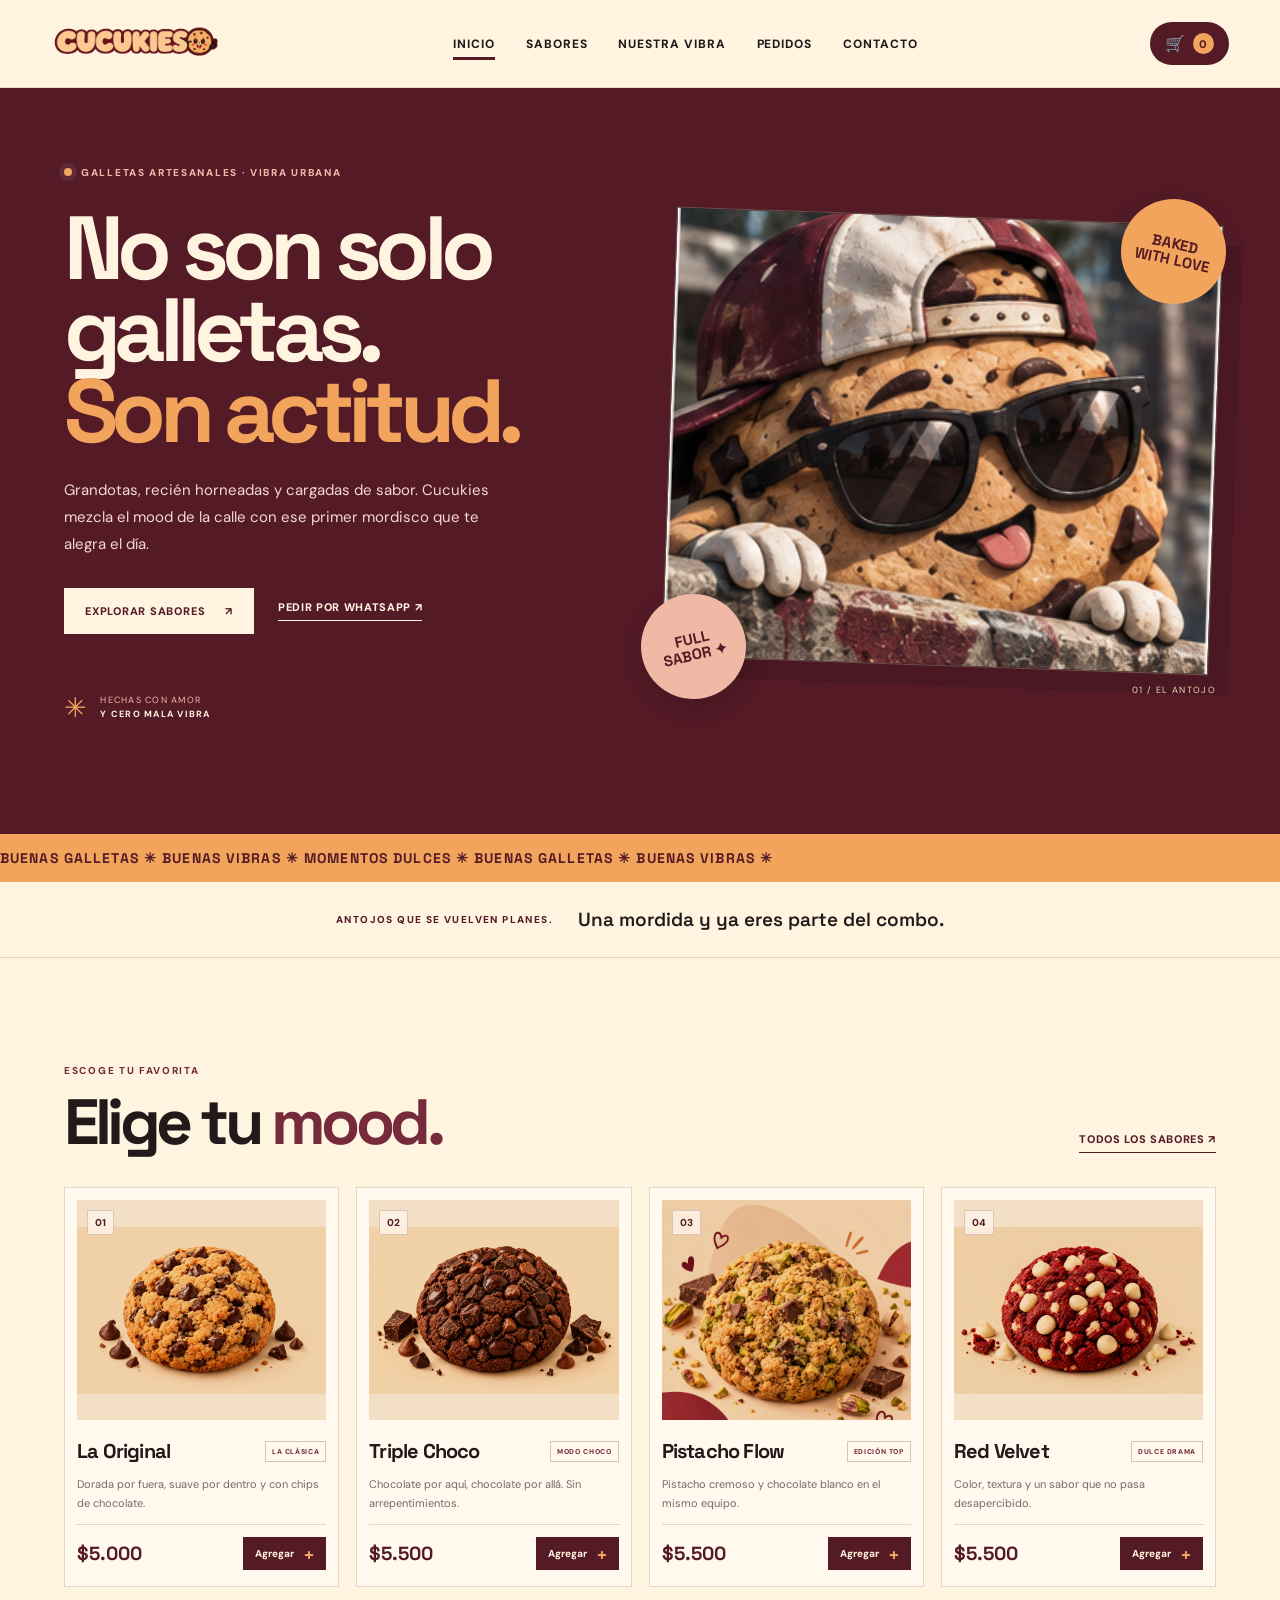
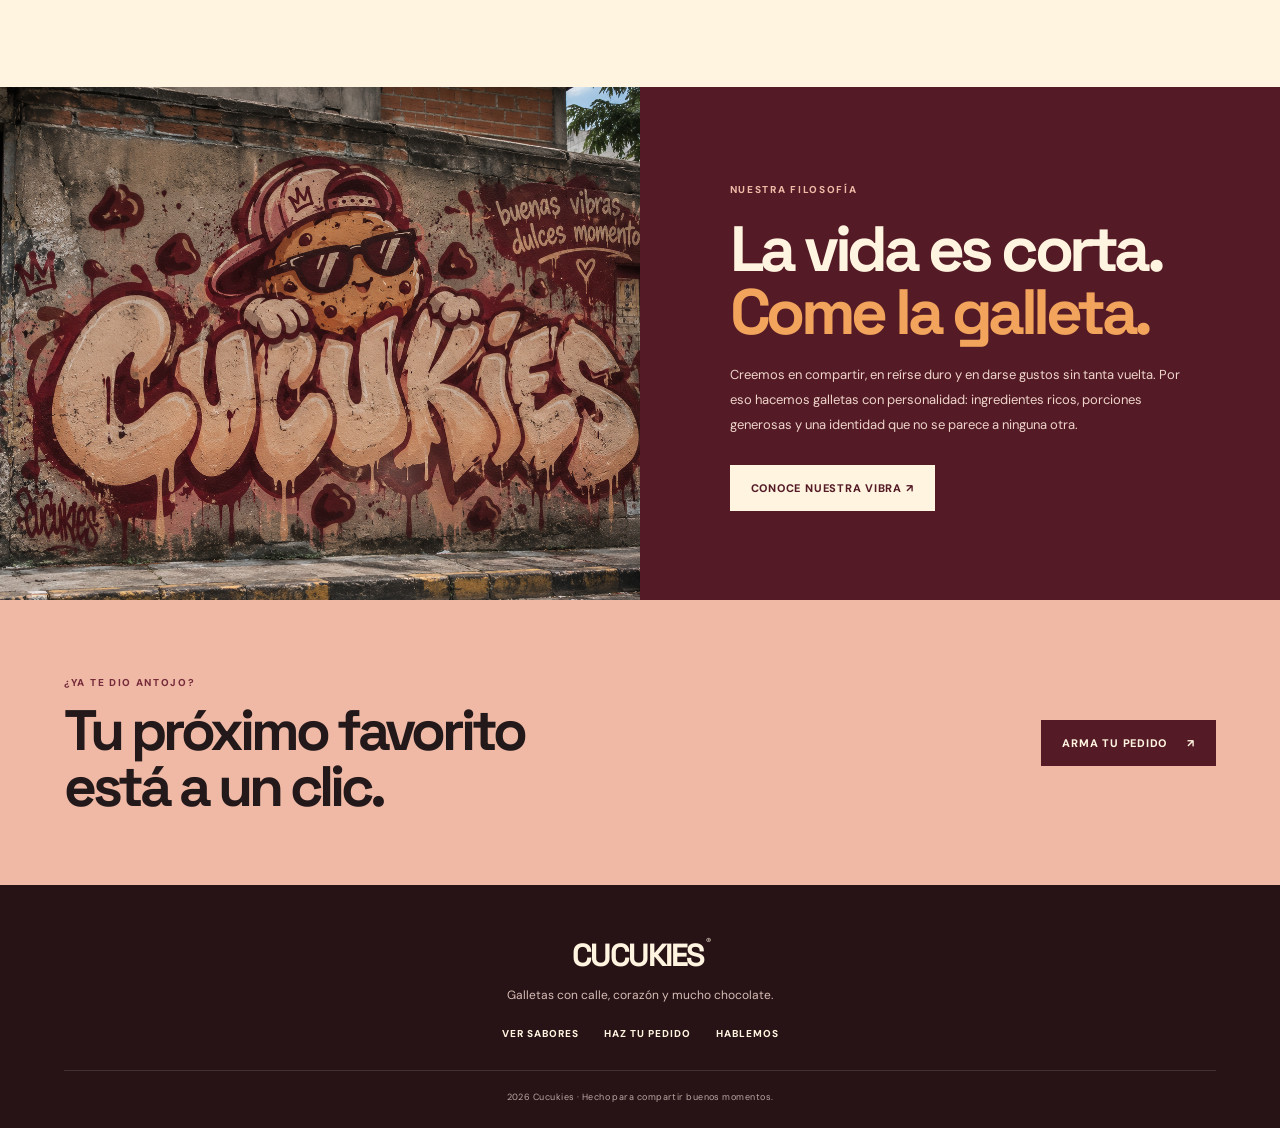
<file: index.html>
<!DOCTYPE html>
<html lang="es">
<head>
  <meta charset="UTF-8">
  <meta name="viewport" content="width=device-width, initial-scale=1.0">
  <meta name="theme-color" content="#541b27">
  <title>Galletas artesanales con actitud | Cucukies</title>
  <link rel="icon" href="img/logoicono.png">
  <link rel="stylesheet" href="css/header-footer.css">
  <link rel="stylesheet" href="css/index.css">
  
</head>
<body>

<header class="site-header">
  <div class="header-container">
    <a href="index.html" class="logo"><img src="img/cucukies logo-3.png" alt="Cucukies"></a>
    <nav class="main-nav" aria-label="Navegación principal">
      <a href="index.html" data-page="index">Inicio</a>
      <a href="productos.html" data-page="productos">Sabores</a>
      <a href="nosotros.html" data-page="nosotros">Nuestra vibra</a>
      <a href="pedidos.html" data-page="pedidos">Pedidos</a>
      <a href="contacto.html" data-page="contacto">Contacto</a>
    </nav>
    <button class="cart-button" type="button" aria-label="Abrir carrito"><span class="cart-icon">🛒</span><span class="cart-count">0</span></button>
  </div>
</header>

<main>

<section class="hero">
  <div class="hero-grain"></div>
  <div class="hero-container">
    <div class="hero-content">
      <span class="eyebrow"><span class="eyebrow-dot"></span> GALLETAS ARTESANALES · VIBRA URBANA</span>
      <h1>No son solo<br>galletas.<br><em>Son actitud.</em></h1>
      <p class="hero-description">Grandotas, recién horneadas y cargadas de sabor. Cucukies mezcla el mood de la calle con ese primer mordisco que te alegra el día.</p>
      <div class="hero-actions"><a href="productos.html" class="button button-light">Explorar sabores <span>↗</span></a><a href="https://wa.me/573053472245" class="text-link" target="_blank" rel="noopener">Pedir por WhatsApp ↗</a></div>
      <div class="hero-note"><span class="note-star">✳</span><span>HECHAS CON AMOR<br><b>Y CERO MALA VIBRA</b></span></div>
    </div>
    <div class="hero-visual">
      <div class="hero-image-frame"><img src="img/galleta-street.png" alt="La galleta Cucukies en su estilo urbano"></div>
      <div class="sticker sticker-top">BAKED<br>WITH LOVE</div>
      <div class="sticker sticker-bottom">FULL<br>SABOR ✦</div>
      <span class="hero-number">01 / EL ANTOJO</span>
    </div>
  </div>
  <div class="hero-ticker"><div>BUENAS GALLETAS ✳ BUENAS VIBRAS ✳ MOMENTOS DULCES ✳ BUENAS GALLETAS ✳ BUENAS VIBRAS ✳</div></div>
</section>
<section class="intro-strip">
  <p>ANTOJOS QUE SE VUELVEN PLANES.</p><span>Una mordida y ya eres parte del combo.</span>
</section>
<section class="sabores section-wrap" id="sabores">
  <div class="section-heading"><div><span class="eyebrow eyebrow-dark">ESCOGE TU FAVORITA</span><h2>Elige tu <em>mood.</em></h2></div><a class="text-link dark-link" href="productos.html">Todos los sabores ↗</a></div>
  <div class="sabores-grid">
    <article class="producto-card">
      <div class="producto-imagen"><span class="product-number">01</span><img src="img/galleta-original.png.png" alt="Galleta original con chips de chocolate"></div>
      <div class="product-meta"><h3>La Original</h3><span class="flavor-tag">LA CLÁSICA</span></div><p class="producto-descripcion">Dorada por fuera, suave por dentro y con chips de chocolate.</p><div class="product-bottom"><p class="producto-precio">$5.000</p><button class="agregar-button" type="button">Agregar <span>+</span></button></div>
    </article>
    <article class="producto-card">
      <div class="producto-imagen"><span class="product-number">02</span><img src="img/galleta-triple-chocolate.png.png" alt="Galleta triple chocolate"></div>
      <div class="product-meta"><h3>Triple Choco</h3><span class="flavor-tag">MODO CHOCO</span></div><p class="producto-descripcion">Chocolate por aquí, chocolate por allá. Sin arrepentimientos.</p><div class="product-bottom"><p class="producto-precio">$5.500</p><button class="agregar-button" type="button">Agregar <span>+</span></button></div>
    </article>
    <article class="producto-card">
      <div class="producto-imagen"><span class="product-number">03</span><img src="img/galleta-pistacho.png.png" alt="Galleta de pistacho"></div>
      <div class="product-meta"><h3>Pistacho Flow</h3><span class="flavor-tag">EDICIÓN TOP</span></div><p class="producto-descripcion">Pistacho cremoso y chocolate blanco en el mismo equipo.</p><div class="product-bottom"><p class="producto-precio">$5.500</p><button class="agregar-button" type="button">Agregar <span>+</span></button></div>
    </article>
    <article class="producto-card">
      <div class="producto-imagen"><span class="product-number">04</span><img src="img/galleta-red-velvet.png.png" alt="Galleta red velvet"></div>
      <div class="product-meta"><h3>Red Velvet</h3><span class="flavor-tag">DULCE DRAMA</span></div><p class="producto-descripcion">Color, textura y un sabor que no pasa desapercibido.</p><div class="product-bottom"><p class="producto-precio">$5.500</p><button class="agregar-button" type="button">Agregar <span>+</span></button></div>
    </article>
  </div>
</section>
<section class="manifesto">
  <div class="manifesto-image"><img src="img/mural-cucukies.png" alt="Mural urbano de Cucukies"></div>
  <div class="manifesto-copy"><span class="eyebrow">NUESTRA FILOSOFÍA</span><h2>La vida es corta.<br><em>Come la galleta.</em></h2><p>Creemos en compartir, en reírse duro y en darse gustos sin tanta vuelta. Por eso hacemos galletas con personalidad: ingredientes ricos, porciones generosas y una identidad que no se parece a ninguna otra.</p><a href="nosotros.html" class="button button-light">Conoce nuestra vibra ↗</a></div>
</section>
<section class="cta-band"><div><span class="eyebrow eyebrow-dark">¿YA TE DIO ANTOJO?</span><h2>Tu próximo favorito<br>está a un clic.</h2></div><a href="pedidos.html" class="button button-dark">Arma tu pedido <span>↗</span></a></section>

</main>

<footer class="site-footer">
  <a href="index.html" class="footer-brand">CUCUKIES<span>®</span></a>
  <p>Galletas con calle, corazón y mucho chocolate.</p>
  <div class="footer-links"><a href="productos.html">Ver sabores</a><a href="pedidos.html">Haz tu pedido</a><a href="contacto.html">Hablemos</a></div>
  <small> 2026 Cucukies · Hecho para compartir buenos momentos.</small>
</footer>
<script src="js/app.js" defer></script>

</body>
</html>
</file>
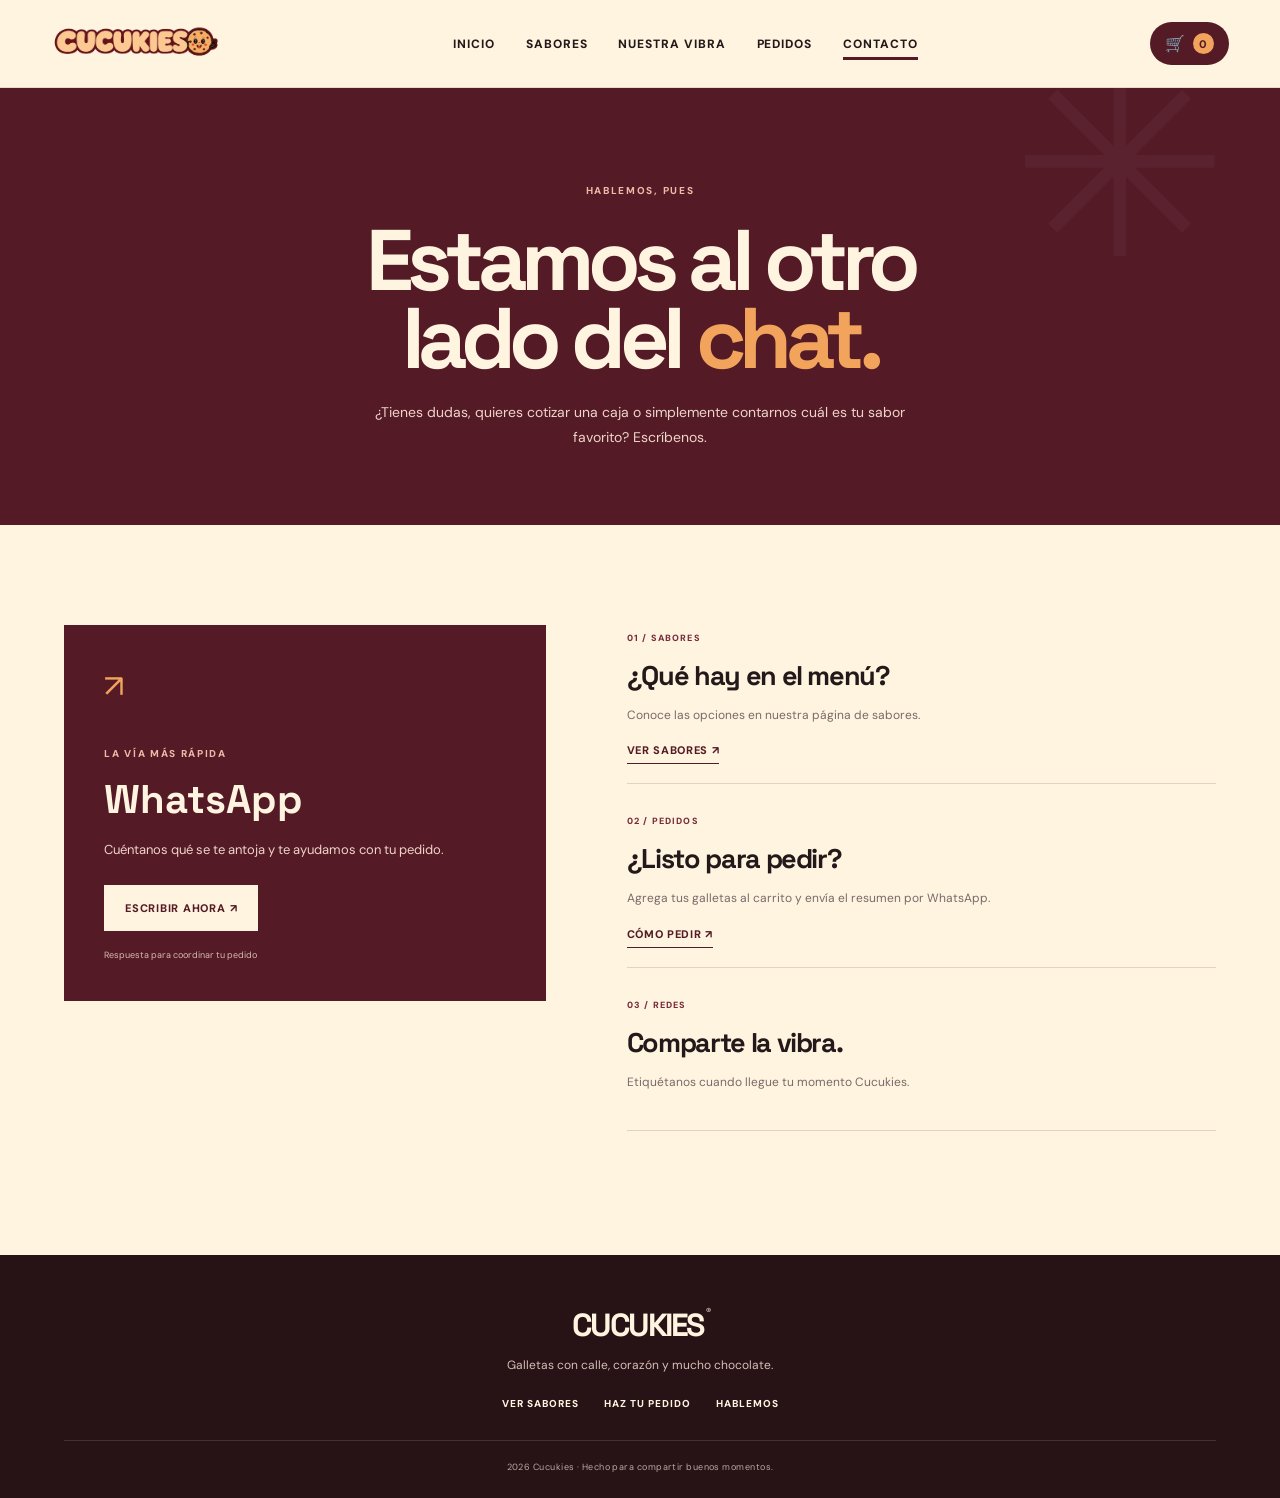
<file: contacto.html>
<!DOCTYPE html>
<html lang="es">
<head>
  <meta charset="UTF-8">
  <meta name="viewport" content="width=device-width, initial-scale=1.0">
  <meta name="theme-color" content="#541b27">
  <title>Contacto | Cucukies</title>
  <link rel="icon" href="img/logoicono.png">
  <link rel="stylesheet" href="css/header-footer.css">
  <link rel="stylesheet" href="css/index.css">
  
</head>
<body>

<header class="site-header">
  <div class="header-container">
    <a href="index.html" class="logo"><img src="img/cucukies logo-3.png" alt="Cucukies"></a>
    <nav class="main-nav" aria-label="Navegación principal">
      <a href="index.html" data-page="index">Inicio</a>
      <a href="productos.html" data-page="productos">Sabores</a>
      <a href="nosotros.html" data-page="nosotros">Nuestra vibra</a>
      <a href="pedidos.html" data-page="pedidos">Pedidos</a>
      <a href="contacto.html" data-page="contacto">Contacto</a>
    </nav>
    <button class="cart-button" type="button" aria-label="Abrir carrito"><span class="cart-icon">🛒</span><span class="cart-count">0</span></button>
  </div>
</header>

<main>

<section class="page-hero"><span class="eyebrow">HABLEMOS, PUES</span><h1>Estamos al otro<br>lado del <em>chat.</em></h1><p>¿Tienes dudas, quieres cotizar una caja o simplemente contarnos cuál es tu sabor favorito? Escríbenos.</p></section>
<section class="contact-layout section-wrap"><div class="contact-card contact-primary"><span class="contact-icon">↗</span><span class="eyebrow">LA VÍA MÁS RÁPIDA</span><h2>WhatsApp</h2><p>Cuéntanos qué se te antoja y te ayudamos con tu pedido.</p><a class="button button-light" href="https://wa.me/573053472245" target="_blank" rel="noopener">Escribir ahora ↗</a><small>Respuesta para coordinar tu pedido</small></div><div class="contact-details"><article><span>01 / SABORES</span><h3>¿Qué hay en el menú?</h3><p>Conoce las opciones en nuestra página de sabores.</p><a href="productos.html" class="text-link dark-link">Ver sabores ↗</a></article><article><span>02 / PEDIDOS</span><h3>¿Listo para pedir?</h3><p>Agrega tus galletas al carrito y envía el resumen por WhatsApp.</p><a href="pedidos.html" class="text-link dark-link">Cómo pedir ↗</a></article><article><span>03 / REDES</span><h3>Comparte la vibra.</h3><p>Etiquétanos cuando llegue tu momento Cucukies.</p></article></div></section>

</main>

<footer class="site-footer">
  <a href="index.html" class="footer-brand">CUCUKIES<span>®</span></a>
  <p>Galletas con calle, corazón y mucho chocolate.</p>
  <div class="footer-links"><a href="productos.html">Ver sabores</a><a href="pedidos.html">Haz tu pedido</a><a href="contacto.html">Hablemos</a></div>
  <small> 2026 Cucukies · Hecho para compartir buenos momentos.</small>
</footer>
<script src="js/app.js" defer></script>

</body>
</html>
</file>
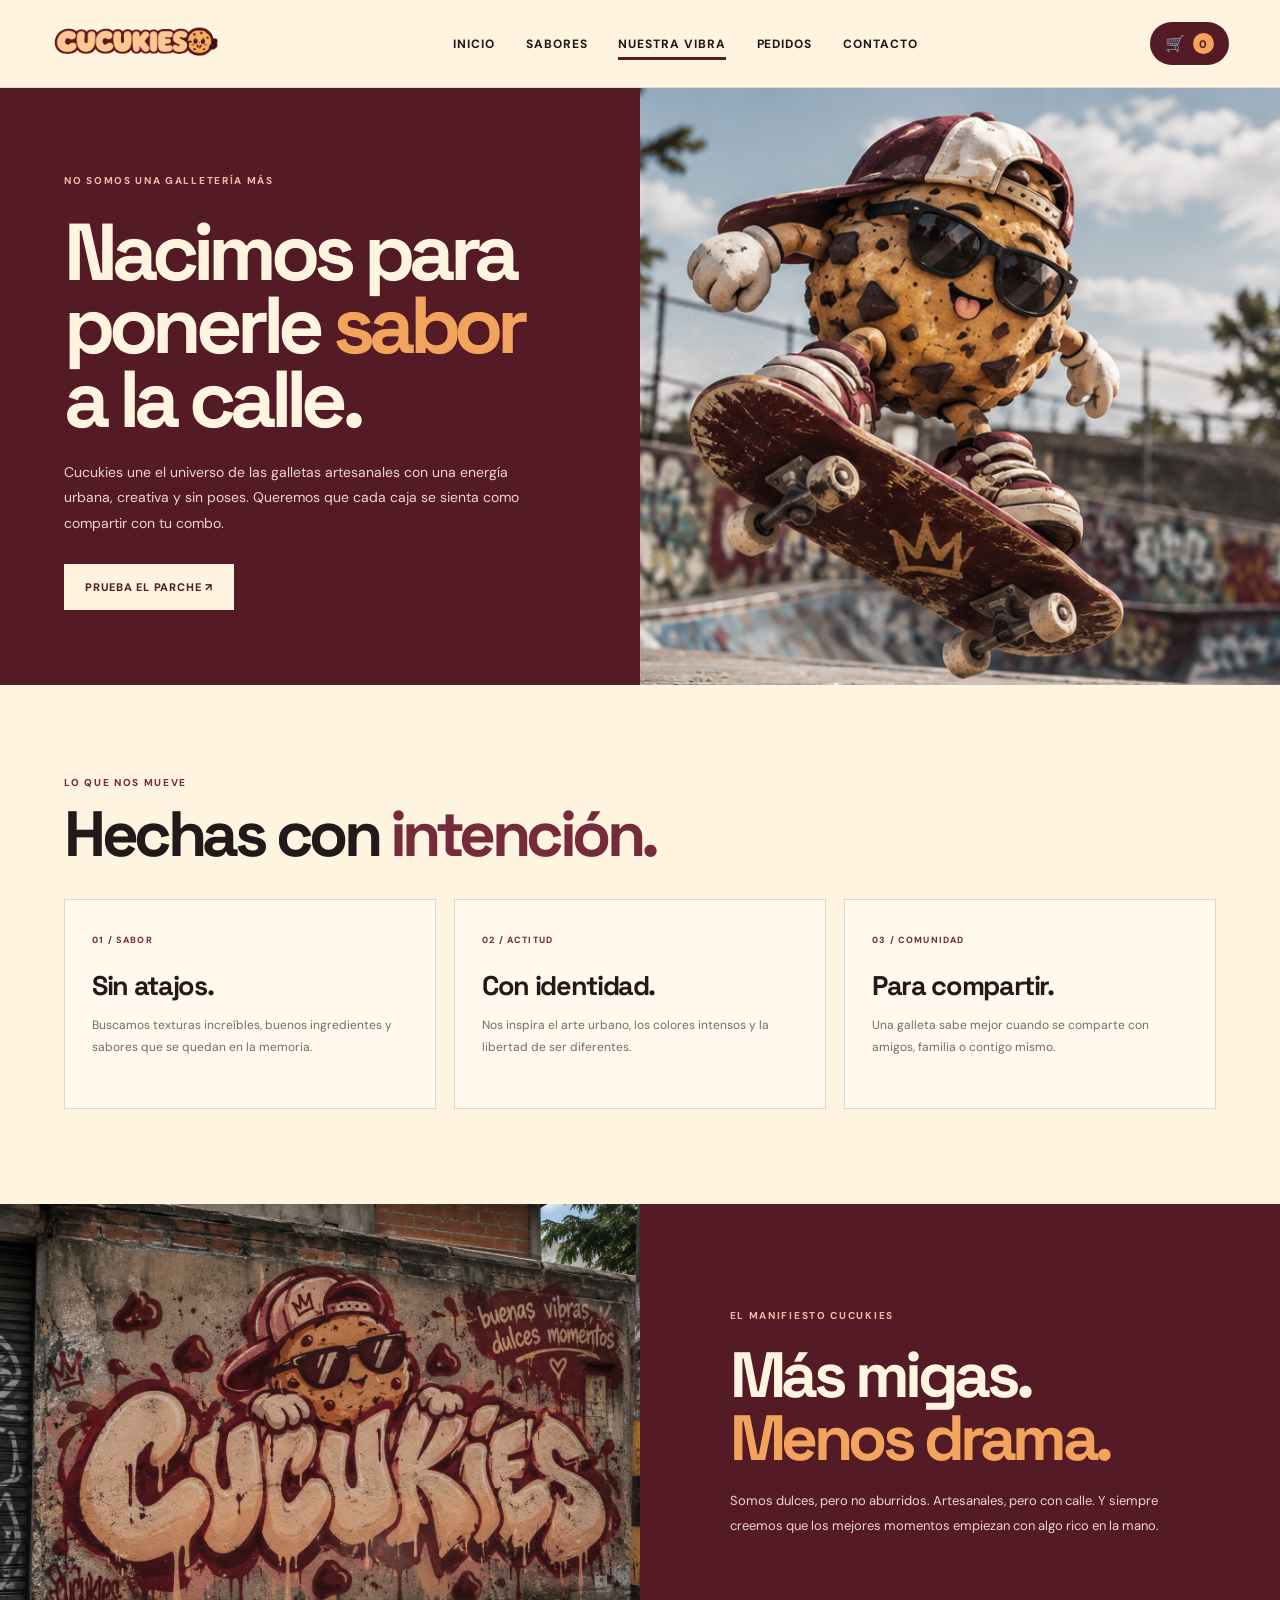
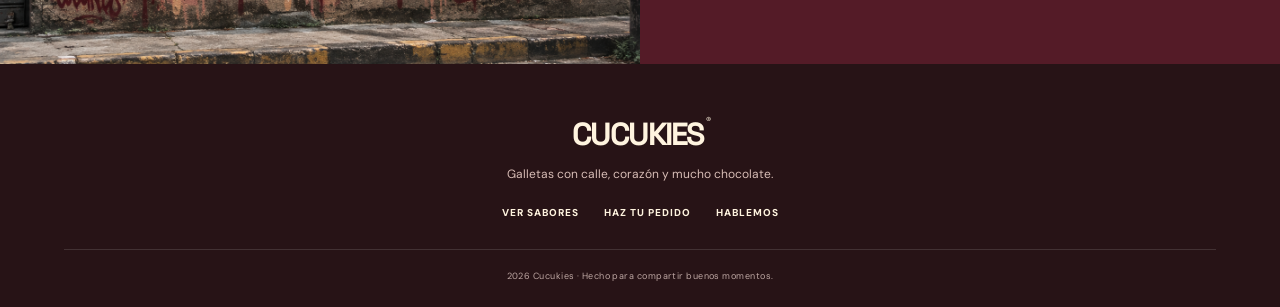
<file: nosotros.html>
<!DOCTYPE html>
<html lang="es">
<head>
  <meta charset="UTF-8">
  <meta name="viewport" content="width=device-width, initial-scale=1.0">
  <meta name="theme-color" content="#541b27">
  <title>Nuestra vibra | Cucukies</title>
  <link rel="icon" href="img/logoicono.png">
  <link rel="stylesheet" href="css/header-footer.css">
  <link rel="stylesheet" href="css/index.css">
  
</head>
<body>

<header class="site-header">
  <div class="header-container">
    <a href="index.html" class="logo"><img src="img/cucukies logo-3.png" alt="Cucukies"></a>
    <nav class="main-nav" aria-label="Navegación principal">
      <a href="index.html" data-page="index">Inicio</a>
      <a href="productos.html" data-page="productos">Sabores</a>
      <a href="nosotros.html" data-page="nosotros">Nuestra vibra</a>
      <a href="pedidos.html" data-page="pedidos">Pedidos</a>
      <a href="contacto.html" data-page="contacto">Contacto</a>
    </nav>
    <button class="cart-button" type="button" aria-label="Abrir carrito"><span class="cart-icon">🛒</span><span class="cart-count">0</span></button>
  </div>
</header>

<main>

<section class="about-hero"><div class="about-copy"><span class="eyebrow">NO SOMOS UNA GALLETERÍA MÁS</span><h1>Nacimos para<br>ponerle <em>sabor</em><br>a la calle.</h1><p>Cucukies une el universo de las galletas artesanales con una energía urbana, creativa y sin poses. Queremos que cada caja se sienta como compartir con tu combo.</p><a href="productos.html" class="button button-light">Prueba el parche ↗</a></div><img src="img/galleta-street-wide.png" alt="Mascota de Cucukies con estilo urbano"></section>
<section class="values section-wrap"><div class="section-heading"><div><span class="eyebrow eyebrow-dark">LO QUE NOS MUEVE</span><h2>Hechas con <em>intención.</em></h2></div></div><div class="value-grid"><article><span>01 / SABOR</span><h3>Sin atajos.</h3><p>Buscamos texturas increíbles, buenos ingredientes y sabores que se quedan en la memoria.</p></article><article><span>02 / ACTITUD</span><h3>Con identidad.</h3><p>Nos inspira el arte urbano, los colores intensos y la libertad de ser diferentes.</p></article><article><span>03 / COMUNIDAD</span><h3>Para compartir.</h3><p>Una galleta sabe mejor cuando se comparte con amigos, familia o contigo mismo.</p></article></div></section>
<section class="manifesto"><div class="manifesto-image"><img src="img/mural-cucukies.png" alt="Arte urbano Cucukies"></div><div class="manifesto-copy"><span class="eyebrow">EL MANIFIESTO CUCUKIES</span><h2>Más migas.<br><em>Menos drama.</em></h2><p>Somos dulces, pero no aburridos. Artesanales, pero con calle. Y siempre creemos que los mejores momentos empiezan con algo rico en la mano.</p></div></section>

</main>

<footer class="site-footer">
  <a href="index.html" class="footer-brand">CUCUKIES<span>®</span></a>
  <p>Galletas con calle, corazón y mucho chocolate.</p>
  <div class="footer-links"><a href="productos.html">Ver sabores</a><a href="pedidos.html">Haz tu pedido</a><a href="contacto.html">Hablemos</a></div>
  <small> 2026 Cucukies · Hecho para compartir buenos momentos.</small>
</footer>
<script src="js/app.js" defer></script>

</body>
</html>
</file>
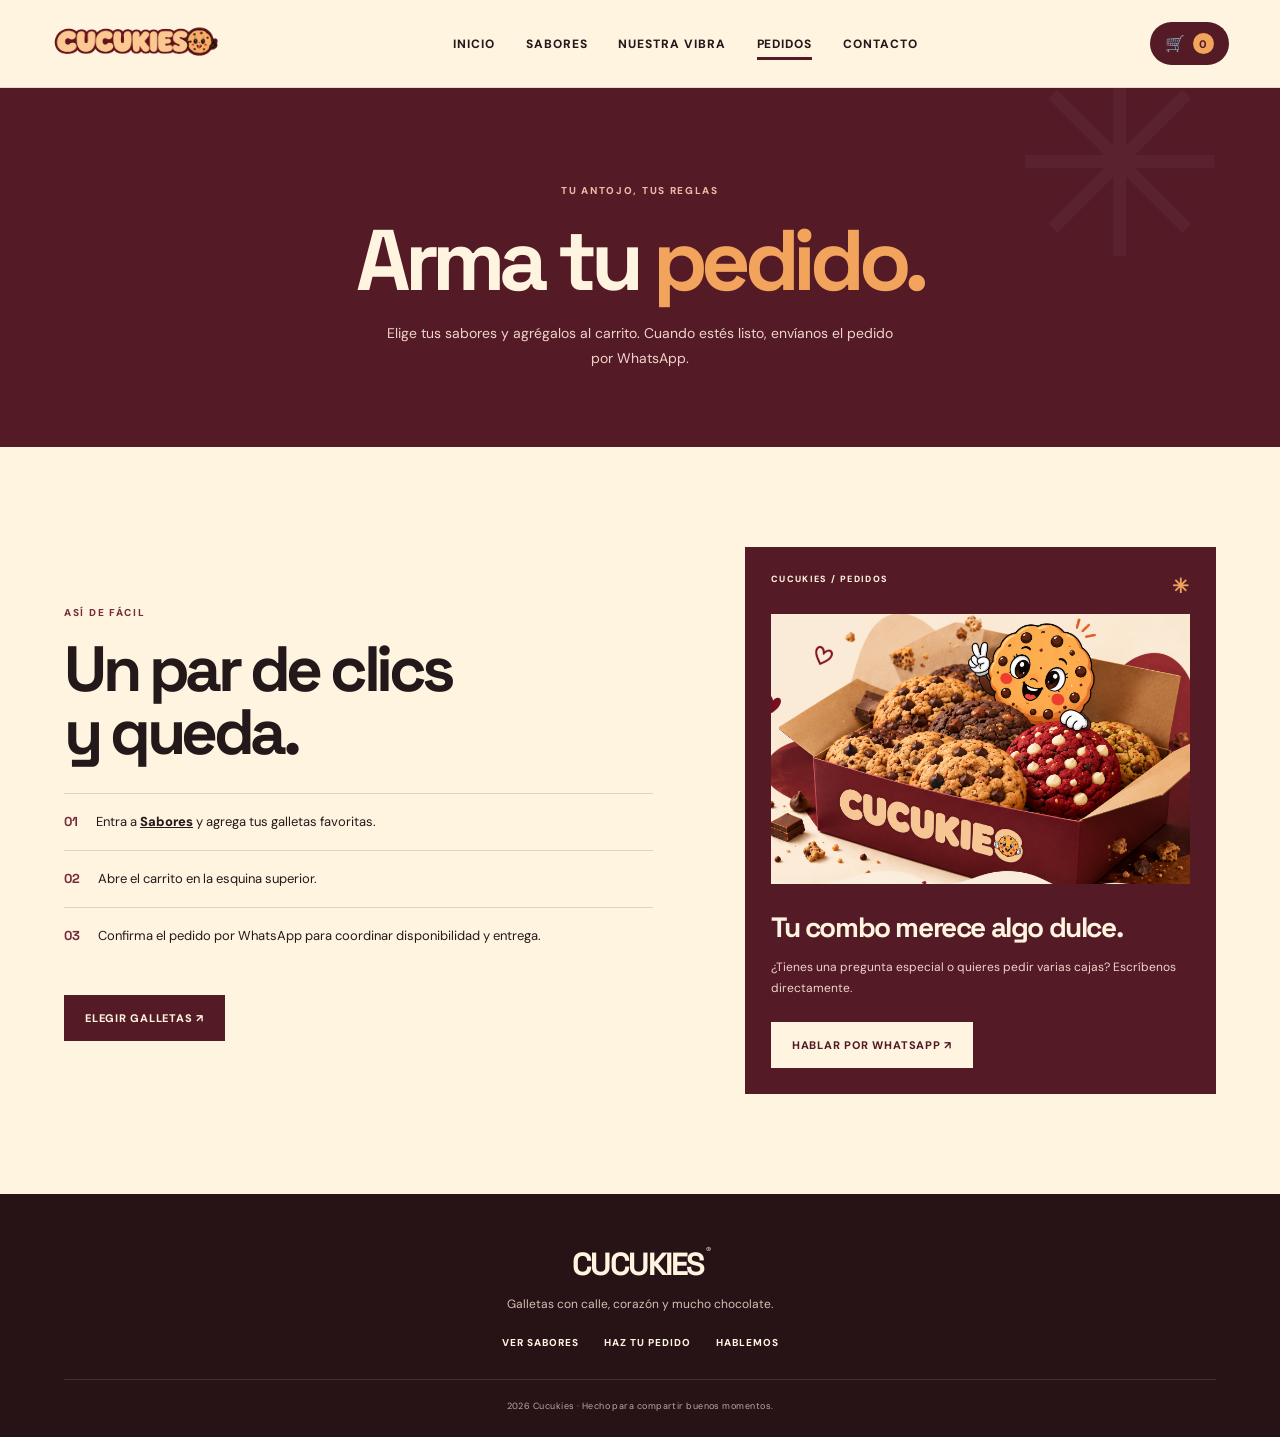
<file: pedidos.html>
<!DOCTYPE html>
<html lang="es">
<head>
  <meta charset="UTF-8">
  <meta name="viewport" content="width=device-width, initial-scale=1.0">
  <meta name="theme-color" content="#541b27">
  <title>Haz tu pedido | Cucukies</title>
  <link rel="icon" href="img/logoicono.png">
  <link rel="stylesheet" href="css/header-footer.css">
  <link rel="stylesheet" href="css/index.css">
  
</head>
<body>

<header class="site-header">
  <div class="header-container">
    <a href="index.html" class="logo"><img src="img/cucukies logo-3.png" alt="Cucukies"></a>
    <nav class="main-nav" aria-label="Navegación principal">
      <a href="index.html" data-page="index">Inicio</a>
      <a href="productos.html" data-page="productos">Sabores</a>
      <a href="nosotros.html" data-page="nosotros">Nuestra vibra</a>
      <a href="pedidos.html" data-page="pedidos">Pedidos</a>
      <a href="contacto.html" data-page="contacto">Contacto</a>
    </nav>
    <button class="cart-button" type="button" aria-label="Abrir carrito"><span class="cart-icon">🛒</span><span class="cart-count">0</span></button>
  </div>
</header>

<main>

<section class="page-hero"><span class="eyebrow">TU ANTOJO, TUS REGLAS</span><h1>Arma tu <em>pedido.</em></h1><p>Elige tus sabores y agrégalos al carrito. Cuando estés listo, envíanos el pedido por WhatsApp.</p></section>
<section class="order-layout section-wrap"><div class="order-info"><span class="eyebrow eyebrow-dark">ASÍ DE FÁCIL</span><h2>Un par de clics<br>y queda.</h2><ol><li><b>01</b><span>Entra a <a href="productos.html">Sabores</a> y agrega tus galletas favoritas.</span></li><li><b>02</b><span>Abre el carrito en la esquina superior.</span></li><li><b>03</b><span>Confirma el pedido por WhatsApp para coordinar disponibilidad y entrega.</span></li></ol><a class="button button-dark" href="productos.html">Elegir galletas ↗</a></div><div class="order-card"><div class="order-card-top">CUCUKIES / PEDIDOS <span>✳</span></div><img src="img/caja-cucukies.png.png" alt="Caja de galletas Cucukies"><h3>Tu combo merece algo dulce.</h3><p>¿Tienes una pregunta especial o quieres pedir varias cajas? Escríbenos directamente.</p><a href="https://wa.me/573053472245" target="_blank" rel="noopener" class="button button-light">Hablar por WhatsApp ↗</a></div></section>

</main>

<footer class="site-footer">
  <a href="index.html" class="footer-brand">CUCUKIES<span>®</span></a>
  <p>Galletas con calle, corazón y mucho chocolate.</p>
  <div class="footer-links"><a href="productos.html">Ver sabores</a><a href="pedidos.html">Haz tu pedido</a><a href="contacto.html">Hablemos</a></div>
  <small> 2026 Cucukies · Hecho para compartir buenos momentos.</small>
</footer>
<script src="js/app.js" defer></script>

</body>
</html>
</file>
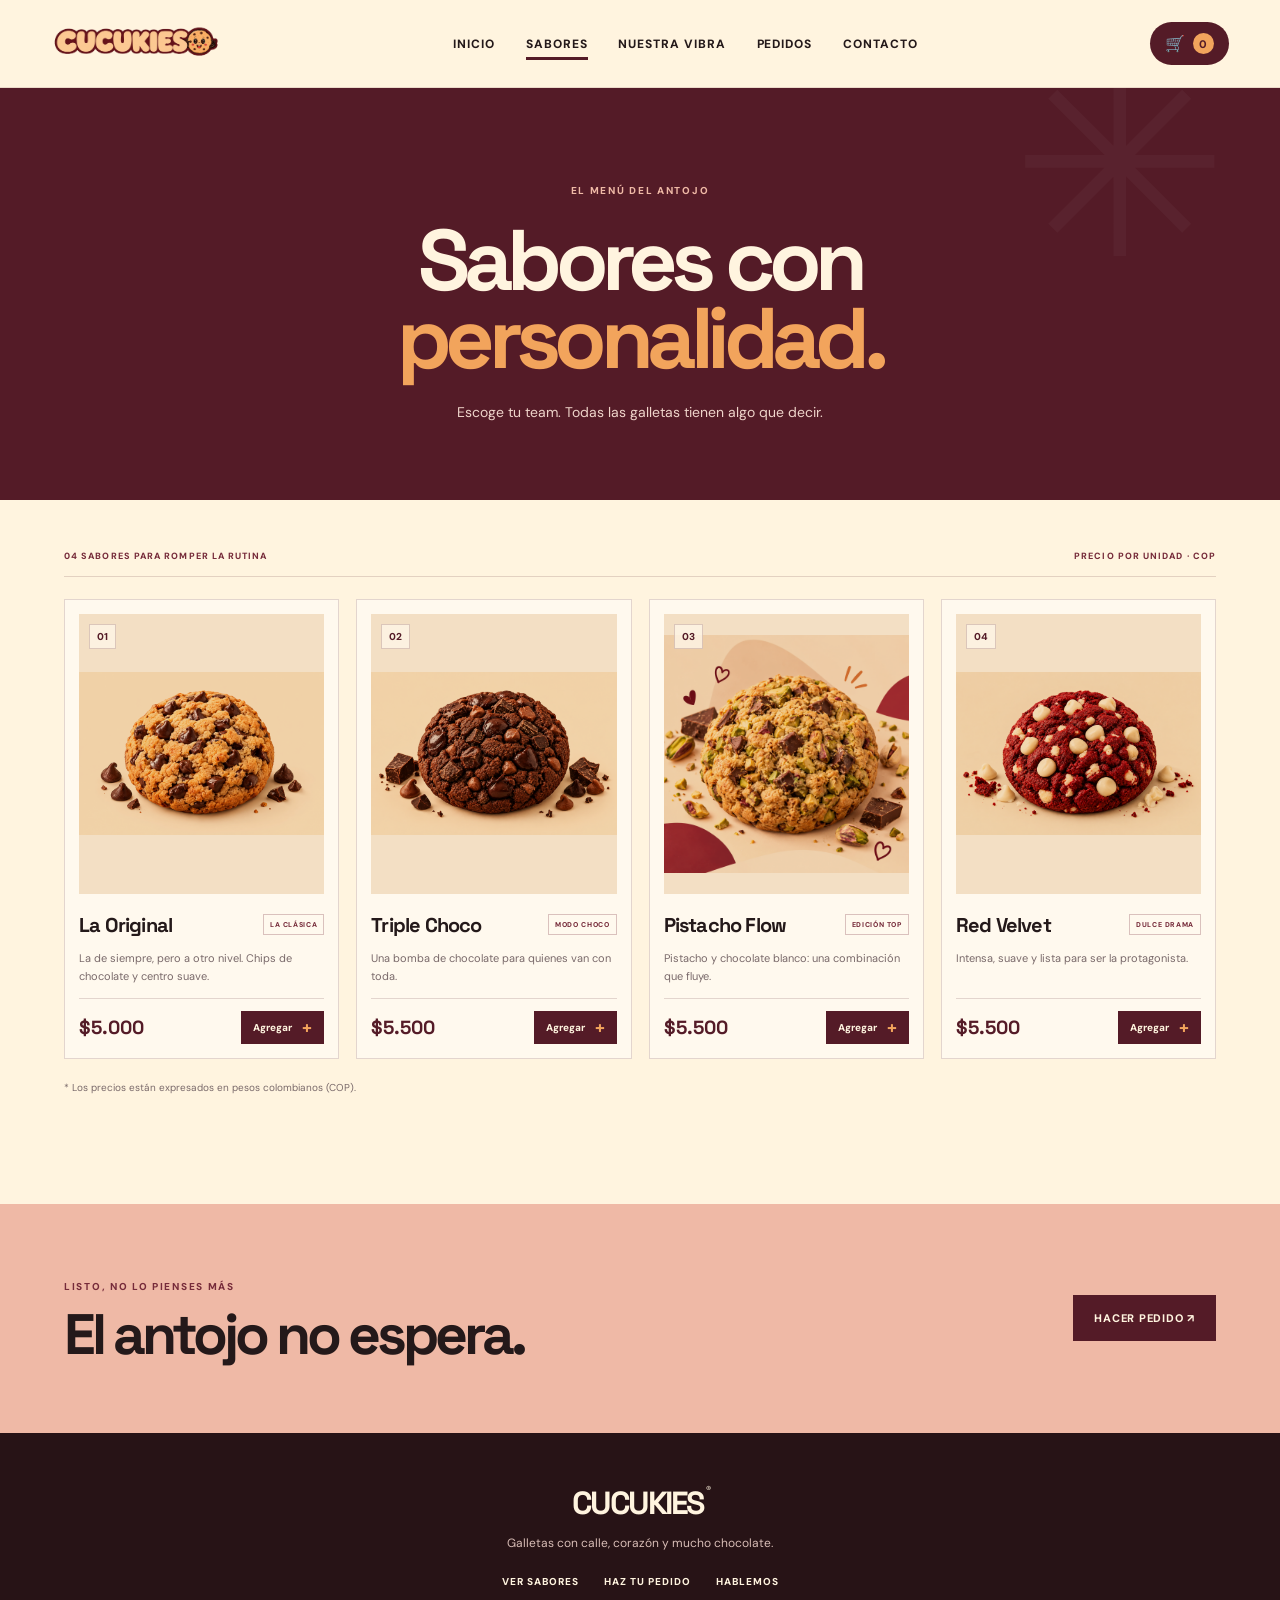
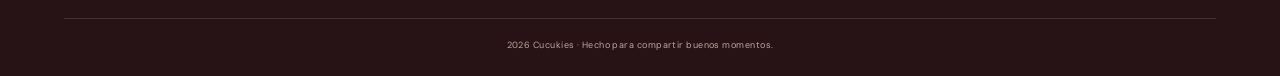
<file: productos.html>
<!DOCTYPE html>
<html lang="es">
<head>
  <meta charset="UTF-8">
  <meta name="viewport" content="width=device-width, initial-scale=1.0">
  <meta name="theme-color" content="#541b27">
  <title>Nuestros sabores | Cucukies</title>
  <link rel="icon" href="img/logoicono.png">
  <link rel="stylesheet" href="css/header-footer.css">
  <link rel="stylesheet" href="css/index.css">
  
</head>
<body>

<header class="site-header">
  <div class="header-container">
    <a href="index.html" class="logo"><img src="img/cucukies logo-3.png" alt="Cucukies"></a>
    <nav class="main-nav" aria-label="Navegación principal">
      <a href="index.html" data-page="index">Inicio</a>
      <a href="productos.html" data-page="productos">Sabores</a>
      <a href="nosotros.html" data-page="nosotros">Nuestra vibra</a>
      <a href="pedidos.html" data-page="pedidos">Pedidos</a>
      <a href="contacto.html" data-page="contacto">Contacto</a>
    </nav>
    <button class="cart-button" type="button" aria-label="Abrir carrito"><span class="cart-icon">🛒</span><span class="cart-count">0</span></button>
  </div>
</header>

<main>

<section class="page-hero page-hero-products"><span class="eyebrow">EL MENÚ DEL ANTOJO</span><h1>Sabores con<br><em>personalidad.</em></h1><p>Escoge tu team. Todas las galletas tienen algo que decir.</p></section>
<section class="section-wrap catalog">
  <div class="catalog-top"><span>04 SABORES PARA ROMPER LA RUTINA</span><span>PRECIO POR UNIDAD · COP</span></div>
  <div class="sabores-grid">
    <article class="producto-card"><div class="producto-imagen"><span class="product-number">01</span><img src="img/galleta-original.png.png" alt="Galleta original"></div><div class="product-meta"><h3>La Original</h3><span class="flavor-tag">LA CLÁSICA</span></div><p class="producto-descripcion">La de siempre, pero a otro nivel. Chips de chocolate y centro suave.</p><div class="product-bottom"><p class="producto-precio">$5.000</p><button class="agregar-button" type="button">Agregar <span>+</span></button></div></article>
    <article class="producto-card"><div class="producto-imagen"><span class="product-number">02</span><img src="img/galleta-triple-chocolate.png.png" alt="Galleta triple chocolate"></div><div class="product-meta"><h3>Triple Choco</h3><span class="flavor-tag">MODO CHOCO</span></div><p class="producto-descripcion">Una bomba de chocolate para quienes van con toda.</p><div class="product-bottom"><p class="producto-precio">$5.500</p><button class="agregar-button" type="button">Agregar <span>+</span></button></div></article>
    <article class="producto-card"><div class="producto-imagen"><span class="product-number">03</span><img src="img/galleta-pistacho.png.png" alt="Galleta pistacho"></div><div class="product-meta"><h3>Pistacho Flow</h3><span class="flavor-tag">EDICIÓN TOP</span></div><p class="producto-descripcion">Pistacho y chocolate blanco: una combinación que fluye.</p><div class="product-bottom"><p class="producto-precio">$5.500</p><button class="agregar-button" type="button">Agregar <span>+</span></button></div></article>
    <article class="producto-card"><div class="producto-imagen"><span class="product-number">04</span><img src="img/galleta-red-velvet.png.png" alt="Galleta red velvet"></div><div class="product-meta"><h3>Red Velvet</h3><span class="flavor-tag">DULCE DRAMA</span></div><p class="producto-descripcion">Intensa, suave y lista para ser la protagonista.</p><div class="product-bottom"><p class="producto-precio">$5.500</p><button class="agregar-button" type="button">Agregar <span>+</span></button></div></article>
  </div>
  <p class="catalog-footnote">* Los precios están expresados en pesos colombianos (COP).</p>
</section>
<section class="cta-band"><div><span class="eyebrow eyebrow-dark">LISTO, NO LO PIENSES MÁS</span><h2>El antojo no espera.</h2></div><a href="pedidos.html" class="button button-dark">Hacer pedido ↗</a></section>

</main>

<footer class="site-footer">
  <a href="index.html" class="footer-brand">CUCUKIES<span>®</span></a>
  <p>Galletas con calle, corazón y mucho chocolate.</p>
  <div class="footer-links"><a href="productos.html">Ver sabores</a><a href="pedidos.html">Haz tu pedido</a><a href="contacto.html">Hablemos</a></div>
  <small> 2026 Cucukies · Hecho para compartir buenos momentos.</small>
</footer>
<script src="js/app.js" defer></script>

</body>
</html>
</file>
<file: css/header-footer.css>
/* El diseño compartido está definido en css/index.css para mantener todas las páginas coherentes. */
</file>
<file: css/index.css>
@import url('https://fonts.googleapis.com/css2?family=DM+Sans:wght@400;500;600;700;800&family=Space+Grotesk:wght@400;500;600;700&display=swap');
:root{--wine:#541b27;--wine2:#762b3a;--cream:#fff4df;--paper:#f8ead5;--pink:#efb9a6;--orange:#f2a45c;--ink:#24191a;--muted:#79696a;--line:rgba(84,27,39,.16);--font:'DM Sans',sans-serif;--display:'Space Grotesk',sans-serif}
*{box-sizing:border-box}html{scroll-behavior:smooth}body{margin:0;background:var(--cream);color:var(--ink);font-family:var(--font);-webkit-font-smoothing:antialiased}a{color:inherit;text-decoration:none}button{font:inherit}.site-header{height:88px;background:var(--cream);display:flex;align-items:center;position:sticky;top:0;z-index:30;border-bottom:1px solid rgba(84,27,39,.12)}.header-container{width:min(1240px,92%);margin:auto;display:flex;align-items:center;justify-content:space-between;gap:24px}.logo{width:170px;display:block;flex-shrink:0}.logo img{width:100%;display:block;mix-blend-mode:multiply}.main-nav{display:flex;align-items:center;gap:clamp(14px,2.4vw,34px)}.main-nav a{font-size:12px;font-weight:800;letter-spacing:.08em;text-transform:uppercase;position:relative;padding:10px 0}.main-nav a:after{content:"";position:absolute;left:0;bottom:2px;width:100%;height:3px;background:var(--wine);transform:scaleX(0);transform-origin:left;transition:transform .2s}.main-nav a:hover:after,.main-nav a.active:after{transform:scaleX(1)}.cart-button{border:0;background:var(--wine);color:white;border-radius:50px;padding:11px 15px;display:flex;align-items:center;gap:8px;cursor:pointer;font-weight:800;min-width:66px;justify-content:center}.cart-count{background:var(--orange);color:var(--wine);width:21px;height:21px;border-radius:50%;display:grid;place-items:center;font-size:11px}.hero{background:var(--wine);color:var(--cream);position:relative;overflow:hidden}.hero:before{content:"";position:absolute;inset:0;background-image:radial-gradient(rgba(255,244,223,.12) .7px,transparent .7px);background-size:8px 8px;opacity:.45;pointer-events:none}.hero-container{position:relative;z-index:1;width:min(1240px,90%);margin:auto;min-height:620px;display:grid;grid-template-columns:1fr 1fr;align-items:center;gap:5%}.hero-content{padding:72px 0 105px}.eyebrow{display:inline-flex;align-items:center;gap:9px;font-size:10px;letter-spacing:.17em;font-weight:800;text-transform:uppercase;color:var(--pink)}.eyebrow-dot{width:8px;height:8px;background:var(--orange);border-radius:50%;box-shadow:0 0 0 5px #ffffff12}.hero h1,.page-hero h1,.about-copy h1{font-family:var(--display);font-size:clamp(54px,7vw,94px);line-height:.91;letter-spacing:-.075em;margin:27px 0 24px;font-weight:700}.hero h1 em,.page-hero h1 em,.about-copy h1 em,.section-heading h2 em,.manifesto h2 em{font-style:normal;color:var(--orange)}.hero-description{max-width:460px;color:#f4d9cf;line-height:1.8;font-size:15px}.hero-actions{display:flex;align-items:center;gap:24px;margin-top:30px;flex-wrap:wrap}.button{display:inline-flex;align-items:center;justify-content:center;gap:20px;padding:16px 21px;font-size:11px;font-weight:800;text-transform:uppercase;letter-spacing:.07em;transition:transform .2s,background .2s;border:0;cursor:pointer}.button:hover{transform:translateY(-3px)}.button-light{background:var(--cream);color:var(--wine)}.button-dark{background:var(--wine);color:var(--cream)}.text-link{font-size:11px;text-transform:uppercase;font-weight:800;letter-spacing:.06em;border-bottom:1px solid currentColor;padding:0 0 6px}.hero-note{display:flex;align-items:center;gap:12px;margin-top:52px;font-size:9px;letter-spacing:.14em;line-height:1.6;color:var(--pink)}.hero-note b{color:var(--cream)}.note-star{font-size:27px;color:var(--orange)}.hero-visual{position:relative;padding:25px 0 65px}.hero-image-frame{height:450px;overflow:hidden;border:1px solid #f5d3b44d;transform:rotate(2deg);background:#32151b;box-shadow:20px 20px 0 rgba(0,0,0,.13)}.hero-image-frame img{width:100%;height:100%;object-fit:cover;display:block}.sticker{position:absolute;background:var(--orange);color:var(--wine);border-radius:50%;width:105px;height:105px;display:grid;place-content:center;text-align:center;font-family:var(--display);font-size:15px;font-weight:700;line-height:1.05;transform:rotate(12deg);box-shadow:0 8px 22px #16080a35}.sticker-top{top:8px;right:-10px}.sticker-bottom{bottom:32px;left:-28px;background:var(--pink);transform:rotate(-13deg)}.hero-number{position:absolute;right:0;bottom:35px;font-size:9px;letter-spacing:.15em;color:#f5d3b4}.hero-ticker{height:48px;background:var(--orange);color:var(--wine);overflow:hidden;display:flex;align-items:center;font-family:var(--display);font-size:14px;font-weight:700;letter-spacing:.08em;white-space:nowrap}.hero-ticker div{min-width:max-content;animation:ticker 28s linear infinite}@keyframes ticker{to{transform:translateX(-35%)}}.intro-strip{padding:25px 5%;display:flex;align-items:center;justify-content:center;gap:25px;flex-wrap:wrap;border-bottom:1px solid var(--line)}.intro-strip p{font-size:10px;font-weight:800;letter-spacing:.14em;margin:0;color:var(--wine)}.intro-strip span{font-family:var(--display);font-size:19px;font-weight:600}.section-wrap{width:min(1240px,90%);margin:0 auto;padding:100px 0}.section-heading{display:flex;justify-content:space-between;align-items:end;gap:25px;margin-bottom:34px}.eyebrow-dark{color:var(--wine2)}.section-heading h2,.cta-band h2{font-family:var(--display);font-size:clamp(42px,5vw,65px);letter-spacing:-.07em;line-height:.98;margin:12px 0 0}.section-heading h2 em{color:var(--wine2)}.dark-link{color:var(--wine)}.sabores-grid{display:grid;grid-template-columns:repeat(4,minmax(0,1fr));gap:17px}.producto-card{min-width:0;background:#fff9ee;border:1px solid var(--line);padding:12px 12px 16px;transition:transform .25s,box-shadow .25s;display:flex;flex-direction:column}.producto-card:hover{transform:translateY(-6px);box-shadow:0 16px 35px #541b2717}.producto-imagen{height:220px;background:#f3dfc4;position:relative;overflow:hidden;display:grid;place-items:center}.producto-imagen img{width:100%;height:100%;object-fit:contain;mix-blend-mode:multiply;transition:transform .35s}.producto-card:hover .producto-imagen img{transform:scale(1.06) rotate(-2deg)}.product-number{position:absolute;top:10px;left:10px;z-index:2;font-size:10px;font-weight:800;color:var(--wine);border:1px solid #541b2733;background:#fff7e8c9;padding:5px 7px}.product-meta{display:flex;justify-content:space-between;align-items:center;gap:6px;margin-top:18px}.product-meta h3{font-family:var(--display);font-size:20px;letter-spacing:-.04em;margin:0}.flavor-tag{font-size:7px;letter-spacing:.09em;font-weight:800;color:var(--wine2);border:1px solid #762b3a45;padding:5px 6px;white-space:nowrap}.producto-descripcion{font-size:11px;line-height:1.65;color:var(--muted);min-height:38px}.product-bottom{display:flex;justify-content:space-between;align-items:center;gap:8px;margin-top:auto;padding-top:12px;border-top:1px solid var(--line)}.producto-precio,.precio{font-family:var(--display);font-size:19px;font-weight:700;color:var(--wine);margin:0}.agregar-button,.btn-producto{background:var(--wine);color:var(--cream);border:0;padding:10px 12px;font-size:10px;font-weight:800;cursor:pointer;display:flex;align-items:center;gap:10px}.agregar-button span{font-size:17px;line-height:10px;color:var(--orange)}.manifesto{display:grid;grid-template-columns:1fr 1fr;background:var(--wine);color:var(--cream);min-height:460px}.manifesto-image{min-height:420px;overflow:hidden}.manifesto-image img{width:100%;height:100%;object-fit:cover;display:block}.manifesto-copy{padding:clamp(35px,7vw,90px);align-self:center}.manifesto h2{font-family:var(--display);font-size:clamp(43px,5vw,68px);line-height:.98;letter-spacing:-.07em;margin:20px 0}.manifesto-copy p{font-size:13px;line-height:1.9;color:#efd4ca;max-width:480px;margin-bottom:27px}.cta-band{padding:70px 5%;display:flex;align-items:center;justify-content:space-between;gap:25px;background:var(--pink)}.cta-band h2{font-size:clamp(38px,4.5vw,57px)}.page-hero{padding:90px 5% 75px;text-align:center;background:var(--wine);color:var(--cream);position:relative;overflow:hidden}.page-hero:after{content:"✳";position:absolute;font-size:260px;line-height:1;right:4%;top:-50px;color:#ffffff08}.page-hero h1{font-size:clamp(55px,7vw,86px);margin:22px 0}.page-hero p{max-width:530px;margin:0 auto;color:#efd4ca;line-height:1.8;font-size:14px}.catalog{padding-top:50px}.catalog-top{display:flex;justify-content:space-between;gap:20px;padding-bottom:14px;margin-bottom:22px;border-bottom:1px solid var(--line);font-size:9px;font-weight:800;letter-spacing:.12em;color:var(--wine2)}.catalog .producto-imagen{height:280px}.catalog .producto-card{padding:14px}.catalog-footnote{font-size:10px;color:var(--muted);margin-top:22px}.about-hero{background:var(--wine);color:var(--cream);display:grid;grid-template-columns:1fr 1fr;align-items:stretch;min-height:590px}.about-copy{padding:80px 8vw 75px max(5vw,calc((100vw - 1240px)/2));align-self:center}.about-copy h1{font-size:clamp(52px,6.3vw,82px)}.about-copy p{max-width:490px;line-height:1.8;font-size:14px;color:#efd4ca;margin-bottom:28px}.about-hero>img{width:100%;height:100%;min-height:590px;object-fit:cover}.values{padding-top:85px;padding-bottom:95px}.value-grid{display:grid;grid-template-columns:repeat(3,1fr);gap:18px}.value-grid article{padding:27px;border:1px solid var(--line);background:#fff9ee;min-height:210px}.value-grid article>span,.contact-details article>span{font-size:9px;font-weight:800;letter-spacing:.13em;color:var(--wine2)}.value-grid h3,.contact-details h3{font-family:var(--display);font-size:27px;margin:20px 0 10px;letter-spacing:-.05em}.value-grid p,.contact-details p{font-size:12px;color:var(--muted);line-height:1.8}.order-layout{display:grid;grid-template-columns:1fr .8fr;gap:8%;align-items:center}.order-info h2{font-family:var(--display);font-size:clamp(42px,5vw,64px);line-height:.98;letter-spacing:-.07em;margin:17px 0 30px}.order-info ol{list-style:none;padding:0;margin:0 0 30px}.order-info li{display:flex;align-items:flex-start;gap:18px;border-top:1px solid var(--line);padding:17px 0;font-size:13px;line-height:1.7}.order-info li b{font-family:var(--display);color:var(--wine2)}.order-info li a{font-weight:800;text-decoration:underline}.order-card{background:var(--wine);color:var(--cream);padding:26px}.order-card-top{display:flex;justify-content:space-between;font-size:9px;font-weight:800;letter-spacing:.15em}.order-card-top span{color:var(--orange);font-size:20px}.order-card img{width:100%;max-height:270px;object-fit:contain;margin:15px 0}.order-card h3{font-family:var(--display);font-size:28px;letter-spacing:-.05em;margin:5px 0}.order-card p{font-size:12px;line-height:1.8;color:#efd4ca;margin-bottom:22px}.contact-layout{display:grid;grid-template-columns:.9fr 1.1fr;gap:7%;align-items:start}.contact-primary{background:var(--wine);color:var(--cream);padding:40px;display:flex;flex-direction:column;align-items:flex-start;min-height:360px}.contact-icon{font-size:32px;color:var(--orange);margin-bottom:40px}.contact-primary h2{font-family:var(--display);font-size:40px;margin:14px 0 0}.contact-primary p{font-size:13px;line-height:1.8;color:#efd4ca;margin-bottom:24px}.contact-primary small{font-size:9px;color:#d7b9b0;margin-top:18px}.contact-details article{padding:0 0 24px;margin-bottom:24px;border-bottom:1px solid var(--line)}.contact-details h3{margin:12px 0 4px}.site-footer{background:#271316;color:var(--cream);padding:50px 5% 25px;text-align:center}.footer-brand{font-family:var(--display);font-size:32px;font-weight:700;letter-spacing:-.08em}.footer-brand span{font-size:10px;vertical-align:top;margin-left:3px}.site-footer p{font-size:12px;color:#d8bdb6}.footer-links{display:flex;justify-content:center;gap:25px;flex-wrap:wrap;margin:24px 0 30px}.footer-links a{font-size:10px;font-weight:800;text-transform:uppercase;letter-spacing:.1em}.site-footer small{display:block;padding-top:20px;border-top:1px solid #ffffff20;color:#bda6a2;font-size:9px;letter-spacing:.05em}
@media(max-width:950px){.header-container{width:94%;gap:14px}.logo{width:135px}.main-nav{gap:13px}.main-nav a{font-size:10px}.hero-container{min-height:550px}.hero-image-frame{height:360px}.sabores-grid{grid-template-columns:repeat(2,minmax(0,1fr))}.producto-imagen{height:260px}.manifesto-copy{padding:45px}.catalog .producto-imagen{height:240px}.about-copy{padding:55px 5vw}.about-hero,.about-hero>img{min-height:510px}.order-layout{gap:4%}}
@media(max-width:650px){.site-header{height:auto;min-height:76px;padding:12px 0}.header-container{flex-wrap:wrap}.logo{width:130px}.cart-button{margin-left:auto}.main-nav{order:3;width:100%;overflow-x:auto;gap:22px;padding:5px 0 3px}.main-nav a{white-space:nowrap;font-size:9px}.hero-container{grid-template-columns:1fr;gap:0;width:88%}.hero-content{padding:60px 0 25px}.hero h1{font-size:clamp(58px,15vw,82px)}.hero-visual{padding:10px 10px 58px;margin-bottom:10px}.hero-image-frame{height:340px}.sticker-top{right:-8px}.sticker-bottom{left:-5px;bottom:30px}.hero-number{bottom:25px}.hero-ticker{height:40px;font-size:12px}.intro-strip{gap:8px;flex-direction:column;text-align:center}.intro-strip span{font-size:16px}.section-wrap{padding:65px 0;width:88%}.section-heading{align-items:flex-start;flex-direction:column}.section-heading h2{font-size:47px}.sabores-grid{gap:11px}.producto-card{padding:8px 8px 12px}.producto-imagen{height:160px}.product-meta{align-items:flex-start;flex-direction:column;gap:7px;margin-top:13px}.product-meta h3{font-size:18px}.flavor-tag{font-size:6px}.producto-descripcion{font-size:10px;min-height:50px}.product-bottom{align-items:flex-start;flex-direction:column}.producto-precio{font-size:18px}.agregar-button{width:100%;justify-content:space-between}.manifesto{grid-template-columns:1fr}.manifesto-image{min-height:250px;height:250px}.manifesto-copy{padding:45px 7%}.cta-band{align-items:flex-start;flex-direction:column;padding:50px 6%}.page-hero{padding:65px 6% 55px}.page-hero h1{font-size:58px}.catalog{padding-top:35px}.catalog-top{font-size:8px}.catalog .producto-imagen{height:180px}.about-hero{grid-template-columns:1fr}.about-copy{padding:60px 7% 45px}.about-hero>img{min-height:0;height:300px;grid-row:1}.about-copy h1{font-size:59px;margin-top:20px}.value-grid{grid-template-columns:1fr}.value-grid article{min-height:0}.order-layout,.contact-layout{grid-template-columns:1fr;gap:35px}.order-card{padding:22px}.contact-primary{padding:30px;min-height:0}.contact-icon{margin-bottom:20px}.footer-links{gap:15px}}

/* Carrito lateral */
.cucukies-cart-overlay{position:fixed;inset:0;background:#16090bcc;z-index:100;display:flex;justify-content:flex-end;opacity:0;visibility:hidden;transition:opacity .25s,visibility .25s}.cucukies-cart-overlay.is-open{opacity:1;visibility:visible}.cucukies-cart{width:min(470px,100%);height:100%;background:var(--cream);padding:25px;overflow-y:auto;transform:translateX(30px);transition:transform .25s;display:flex;flex-direction:column}.is-open .cucukies-cart{transform:translateX(0)}.cucukies-cart-head{display:flex;align-items:center;justify-content:space-between;border-bottom:1px solid var(--line);padding-bottom:15px}.cucukies-cart-head h2{font-family:var(--display);font-size:30px;letter-spacing:-.06em;margin:0;color:var(--wine)}.cucukies-close{border:0;background:var(--wine);color:white;width:36px;height:36px;border-radius:50%;font-size:24px;cursor:pointer}.cucukies-cart-items{flex:1}.cucukies-empty{font-size:13px;line-height:1.8;color:var(--muted);padding:25px 0}.cucukies-cart-item{display:grid;grid-template-columns:65px 1fr auto 24px;gap:12px;align-items:center;padding:17px 0;border-bottom:1px solid var(--line)}.cucukies-cart-item img{width:65px;height:65px;object-fit:contain;background:#f3dfc4}.cucukies-item-info{display:flex;flex-direction:column;gap:5px;font-size:12px}.cucukies-item-info>span{color:var(--muted);font-size:11px}.cucukies-quantity{display:flex;align-items:center;gap:12px;margin-top:3px}.cucukies-quantity button{width:24px;height:24px;border:1px solid var(--line);background:white;color:var(--wine);cursor:pointer}.cucukies-line-total{font-size:11px;color:var(--wine)}.cucukies-remove{border:0;background:transparent;color:var(--wine);font-size:21px;cursor:pointer}.cucukies-cart-bottom{border-top:1px solid var(--line);padding-top:18px}.cucukies-total{font-family:var(--display);font-size:23px;font-weight:700;color:var(--wine)}.cucukies-checkout,.cucukies-keep-shopping{width:100%;padding:15px;margin-top:8px;border:0;font-size:11px;font-weight:800;text-transform:uppercase;letter-spacing:.06em;cursor:pointer}.cucukies-checkout{background:var(--wine);color:var(--cream)}.cucukies-checkout:disabled{opacity:.4;cursor:not-allowed}.cucukies-keep-shopping{background:var(--pink);color:var(--wine)}body.cart-open{overflow:hidden}
</file>
